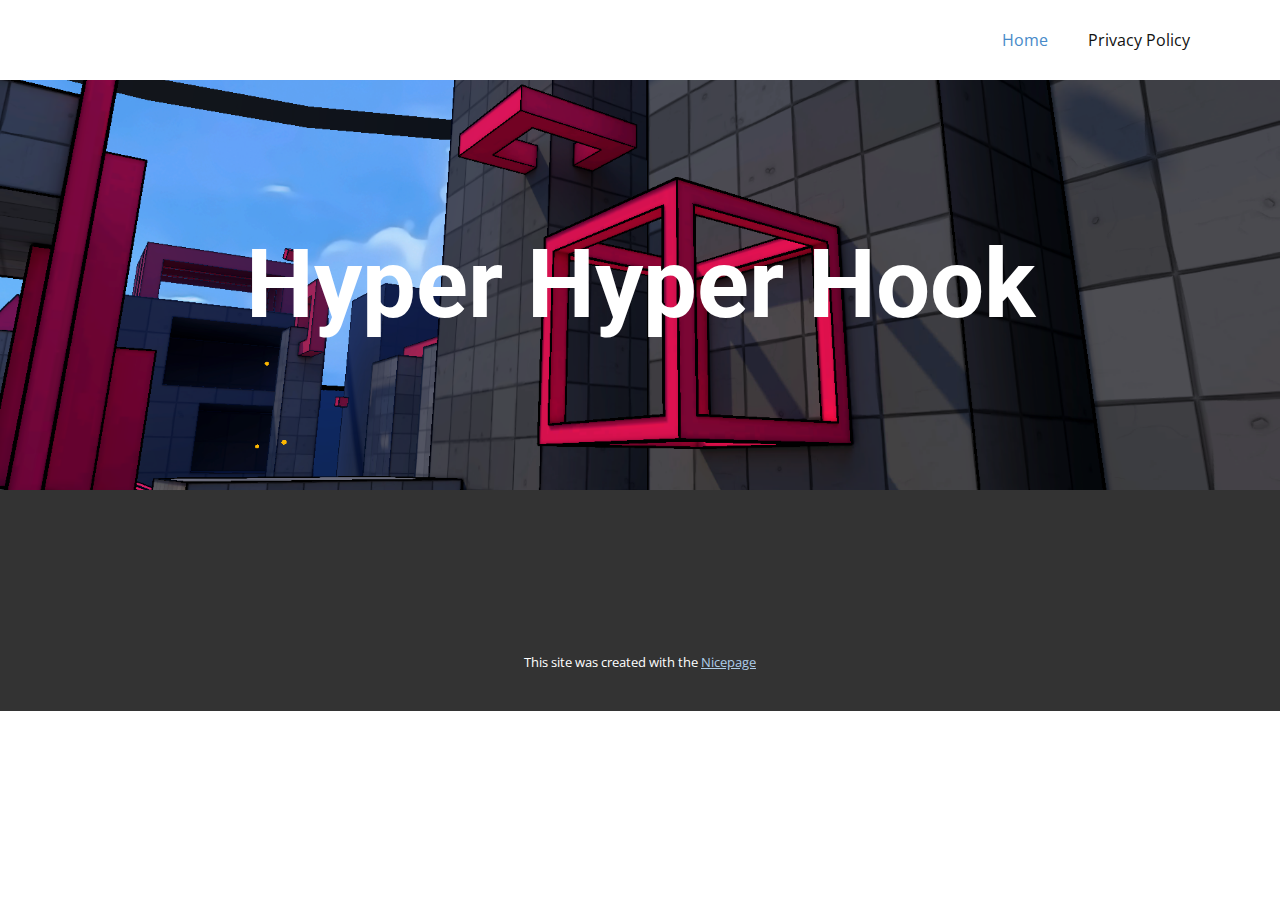
<file: index.html>
<!DOCTYPE html>
<html style="font-size: 16px;" lang="en"><head>
    <meta name="viewport" content="width=device-width, initial-scale=1.0">
    <meta charset="utf-8">
    <meta name="keywords" content="Hyper Hyper Hook​">
    <meta name="description" content="">
    <title>Home</title>
    <link rel="stylesheet" href="nicepage.css" media="screen">
<link rel="stylesheet" href="index.css" media="screen">
    <script class="u-script" type="text/javascript" src="jquery.js" defer=""></script>
    <script class="u-script" type="text/javascript" src="nicepage.js" defer=""></script>
    <meta name="generator" content="Nicepage 7.5.2, nicepage.com">
    
    
    
    <link id="u-theme-google-font" rel="stylesheet" href="https://fonts.googleapis.com/css?family=Roboto:100,100i,300,300i,400,400i,500,500i,700,700i,900,900i|Open+Sans:300,300i,400,400i,500,500i,600,600i,700,700i,800,800i">
    <script type="application/ld+json">{
		"@context": "http://schema.org",
		"@type": "Organization",
		"name": ""
}</script>
    <meta name="theme-color" content="#478ac9">
    <meta property="og:title" content="Home">
    <meta property="og:type" content="website">
  <meta data-intl-tel-input-cdn-path="intlTelInput/"></head>
  <body data-home-page="Home.html" data-home-page-title="Home" data-path-to-root="./" data-include-products="false" class="u-body u-xl-mode" data-lang="en"><header class="u-clearfix u-header u-header" id="header"><div class="u-clearfix u-sheet u-sheet-1">
        <nav class="u-menu u-menu-one-level u-offcanvas u-menu-1">
          <div class="menu-collapse" style="font-size: 1rem; letter-spacing: 0px;">
            <a class="u-button-style u-custom-left-right-menu-spacing u-custom-padding-bottom u-custom-top-bottom-menu-spacing u-hamburger-link u-nav-link u-text-active-palette-1-base u-text-hover-palette-2-base" href="#">
              <svg class="u-svg-link" viewBox="0 0 24 24"><use xlink:href="#menu-hamburger"></use></svg>
              <svg class="u-svg-content" version="1.1" id="menu-hamburger" viewBox="0 0 16 16" x="0px" y="0px" xmlns:xlink="http://www.w3.org/1999/xlink" xmlns="http://www.w3.org/2000/svg"><g><rect y="1" width="16" height="2"></rect><rect y="7" width="16" height="2"></rect><rect y="13" width="16" height="2"></rect>
</g></svg>
            </a>
          </div>
          <div class="u-custom-menu u-nav-container">
            <ul class="u-nav u-unstyled u-nav-1"><li class="u-nav-item"><a class="u-button-style u-nav-link u-text-active-palette-1-base u-text-hover-palette-2-base" href="./" style="padding: 10px 20px;">Home</a>
</li><li class="u-nav-item"><a class="u-button-style u-nav-link u-text-active-palette-1-base u-text-hover-palette-2-base" href="Privacy-Policy.html" style="padding: 10px 20px;">Privacy Policy</a>
</li></ul>
          </div>
          <div class="u-custom-menu u-nav-container-collapse">
            <div class="u-black u-container-style u-inner-container-layout u-opacity u-opacity-95 u-sidenav">
              <div class="u-inner-container-layout u-sidenav-overflow">
                <div class="u-menu-close"></div>
                <ul class="u-align-center u-nav u-popupmenu-items u-unstyled u-nav-2"><li class="u-nav-item"><a class="u-button-style u-nav-link" href="./">Home</a>
</li><li class="u-nav-item"><a class="u-button-style u-nav-link" href="Privacy-Policy.html">Privacy Policy</a>
</li></ul>
              </div>
            </div>
            <div class="u-black u-menu-overlay u-opacity u-opacity-70"></div>
          </div>
        </nav>
      </div></header>
    <section class="u-clearfix u-image u-section-1" id="block-1" data-image-width="1858" data-image-height="1230">
      <div class="u-clearfix u-sheet u-valign-middle u-sheet-1">
        <h1 class="u-text u-text-body-alt-color u-text-default u-title u-text-1">Hyper Hyper Hook <br>
        </h1>
      </div>
    </section>
    
    
    
    <footer class="u-align-center u-clearfix u-container-align-center u-footer u-grey-80 u-footer" id="footer"><div class="u-clearfix u-sheet u-sheet-1"></div></footer>
    <section class="u-backlink u-clearfix u-grey-80">
      <p class="u-text">
        <span>This site was created with the </span>
        <a class="u-link" href="https://nicepage.com/" target="_blank" rel="nofollow">
          <span>Nicepage</span>
        </a>
      </p>
    </section>
  
</body></html>
</file>
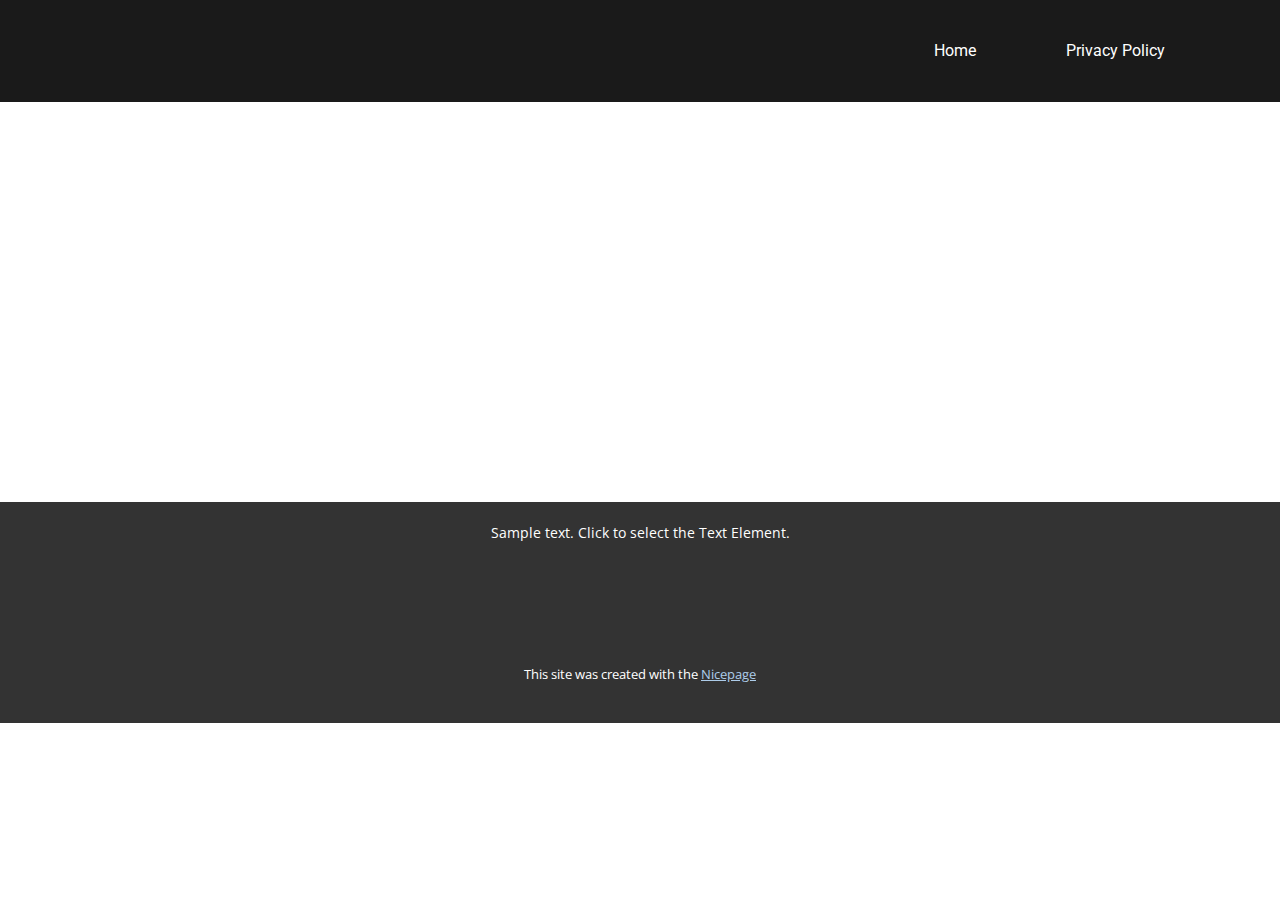
<file: About.html>
<!DOCTYPE html>
<html style="font-size: 16px;" lang="en"><head>
    <meta name="viewport" content="width=device-width, initial-scale=1.0">
    <meta charset="utf-8">
    <meta name="keywords" content="">
    <meta name="description" content="">
    <title>About</title>
    <link rel="stylesheet" href="nicepage.css" media="screen">
<link rel="stylesheet" href="About.css" media="screen">
    <script class="u-script" type="text/javascript" src="jquery-1.9.1.min.js" defer=""></script>
    <script class="u-script" type="text/javascript" src="nicepage.js" defer=""></script>
    <meta name="generator" content="Nicepage 6.12.1, nicepage.com">
    <link id="u-theme-google-font" rel="stylesheet" href="https://fonts.googleapis.com/css?family=Roboto:100,100i,300,300i,400,400i,500,500i,700,700i,900,900i|Open+Sans:300,300i,400,400i,500,500i,600,600i,700,700i,800,800i">
    
    
    
    <script type="application/ld+json">{
		"@context": "http://schema.org",
		"@type": "Organization",
		"name": ""
}</script>
    <meta name="theme-color" content="#478ac9">
    <meta property="og:title" content="About">
    <meta property="og:type" content="website">
  <meta data-intl-tel-input-cdn-path="intlTelInput/"></head>
  <body data-path-to-root="./" data-include-products="false" class="u-body u-xl-mode" data-lang="en"><header class="u-clearfix u-grey-90 u-header u-header" id="sec-255a"><div class="u-clearfix u-sheet u-sheet-1">
        <nav class="u-menu u-menu-one-level u-offcanvas u-menu-1">
          <div class="menu-collapse" style="font-size: 1.875rem; letter-spacing: 0px; font-weight: 700;">
            <a class="u-button-style u-custom-left-right-menu-spacing u-custom-padding-bottom u-custom-top-bottom-menu-spacing u-nav-link u-text-active-palette-1-base u-text-hover-palette-2-base" href="#">
              <svg class="u-svg-link" viewBox="0 0 24 24"><use xlink:href="#menu-hamburger"></use></svg>
              <svg class="u-svg-content" version="1.1" id="menu-hamburger" viewBox="0 0 16 16" x="0px" y="0px" xmlns:xlink="http://www.w3.org/1999/xlink" xmlns="http://www.w3.org/2000/svg"><g><rect y="1" width="16" height="2"></rect><rect y="7" width="16" height="2"></rect><rect y="13" width="16" height="2"></rect>
</g></svg>
            </a>
          </div>
          <div class="u-custom-menu u-nav-container">
            <ul class="u-custom-font u-heading-font u-nav u-unstyled u-nav-1"><li class="u-nav-item"><a class="u-button-style u-nav-link u-text-active-palette-1-base u-text-hover-palette-2-base" href="Home.html" style="padding: 21px 45px;">Home</a>
</li><li class="u-nav-item"><a class="u-button-style u-nav-link u-text-active-palette-1-base u-text-hover-palette-2-base" href="Privacy-Policy.html" style="padding: 21px 45px;">Privacy Policy</a>
</li></ul>
          </div>
          <div class="u-custom-menu u-nav-container-collapse">
            <div class="u-black u-container-style u-inner-container-layout u-opacity u-opacity-95 u-sidenav">
              <div class="u-inner-container-layout u-sidenav-overflow">
                <div class="u-menu-close"></div>
                <ul class="u-align-center u-nav u-popupmenu-items u-unstyled u-nav-2"><li class="u-nav-item"><a class="u-button-style u-nav-link" href="Home.html">Home</a>
</li><li class="u-nav-item"><a class="u-button-style u-nav-link" href="Privacy-Policy.html">Privacy Policy</a>
</li></ul>
              </div>
            </div>
            <div class="u-black u-menu-overlay u-opacity u-opacity-70"></div>
          </div>
        </nav>
      </div></header>
    <section class="u-clearfix u-section-1" id="sec-31f0">
      <div class="u-clearfix u-sheet u-sheet-1"></div>
    </section>
    
    
    
    <footer class="u-align-center u-clearfix u-footer u-grey-80 u-footer" id="sec-e3b8"><div class="u-clearfix u-sheet u-sheet-1">
        <p class="u-small-text u-text u-text-variant u-text-1">Sample text. Click to select the Text Element.</p>
      </div></footer>
    <section class="u-backlink u-clearfix u-grey-80">
      <p class="u-text">
        <span>This site was created with the </span>
        <a class="u-link" href="https://nicepage.com/" target="_blank" rel="nofollow">
          <span>Nicepage</span>
        </a>
      </p>
    </section>
  
</body></html>
</file>
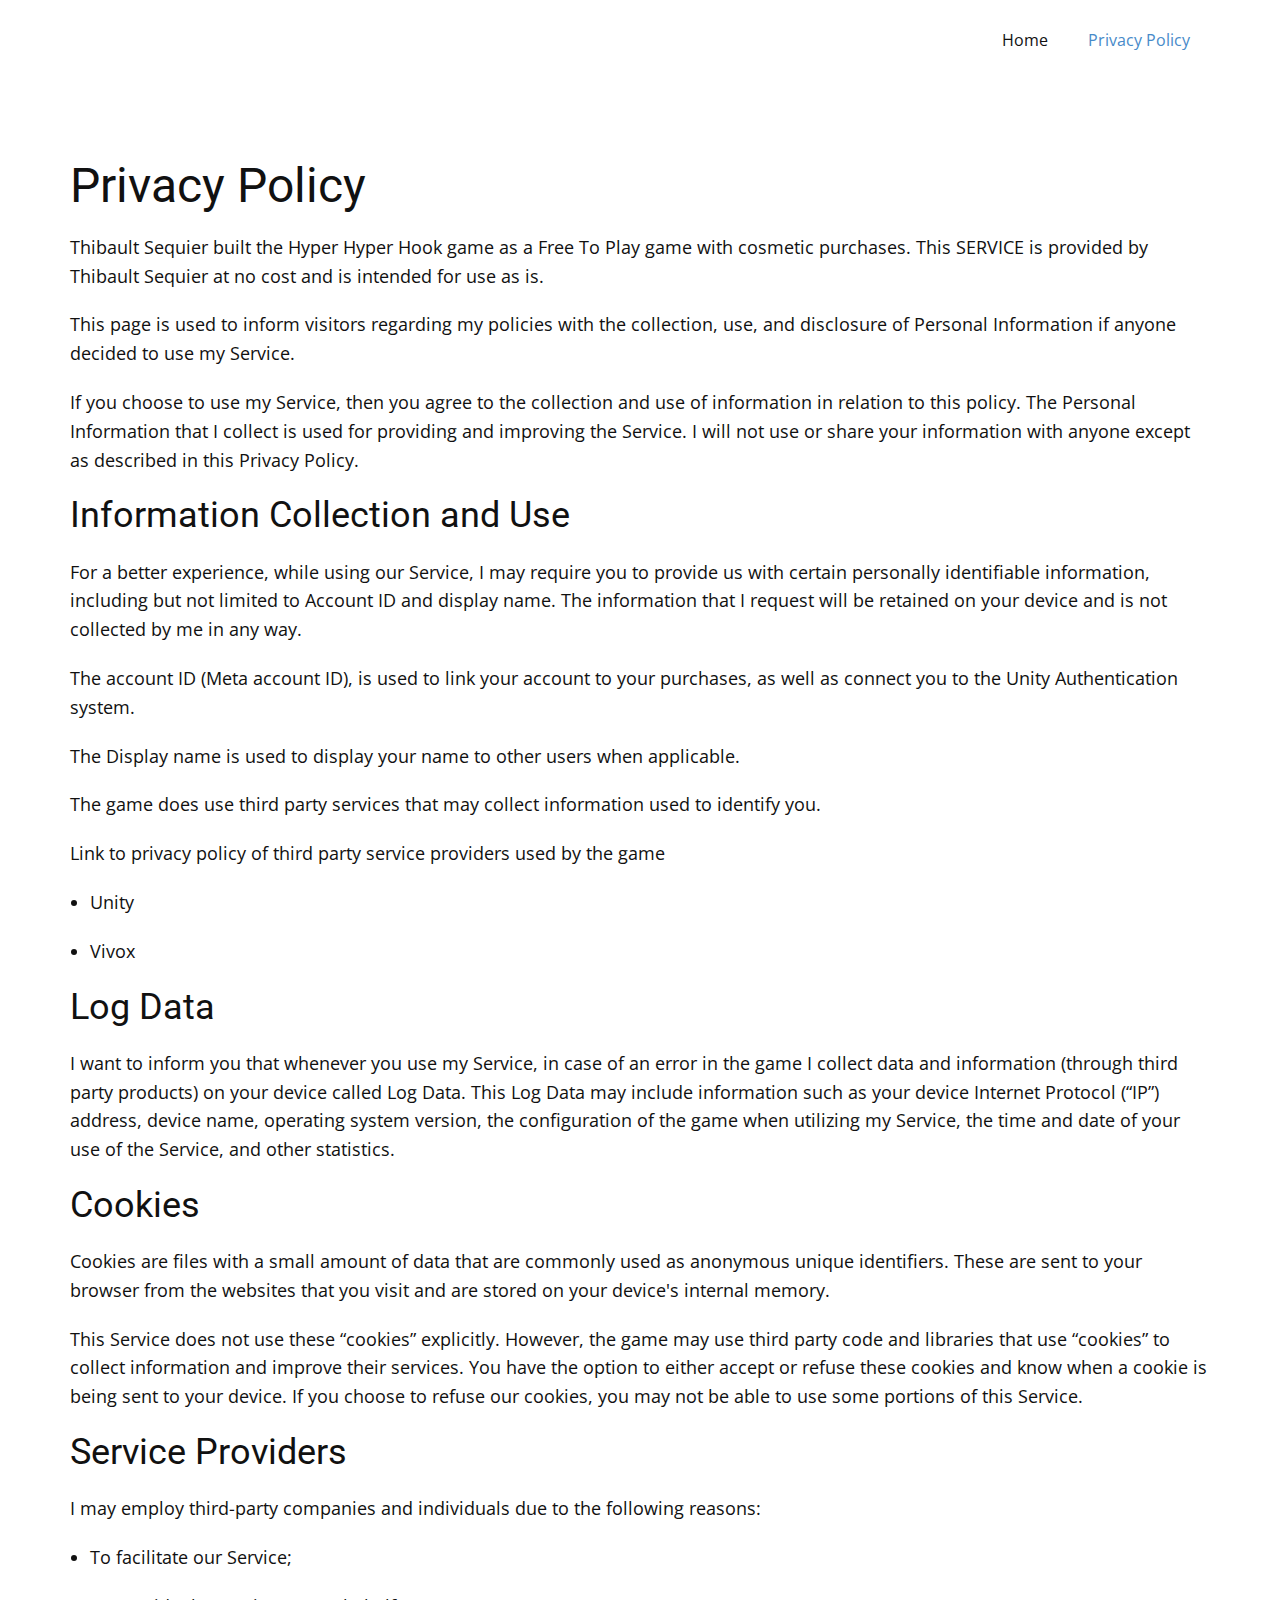
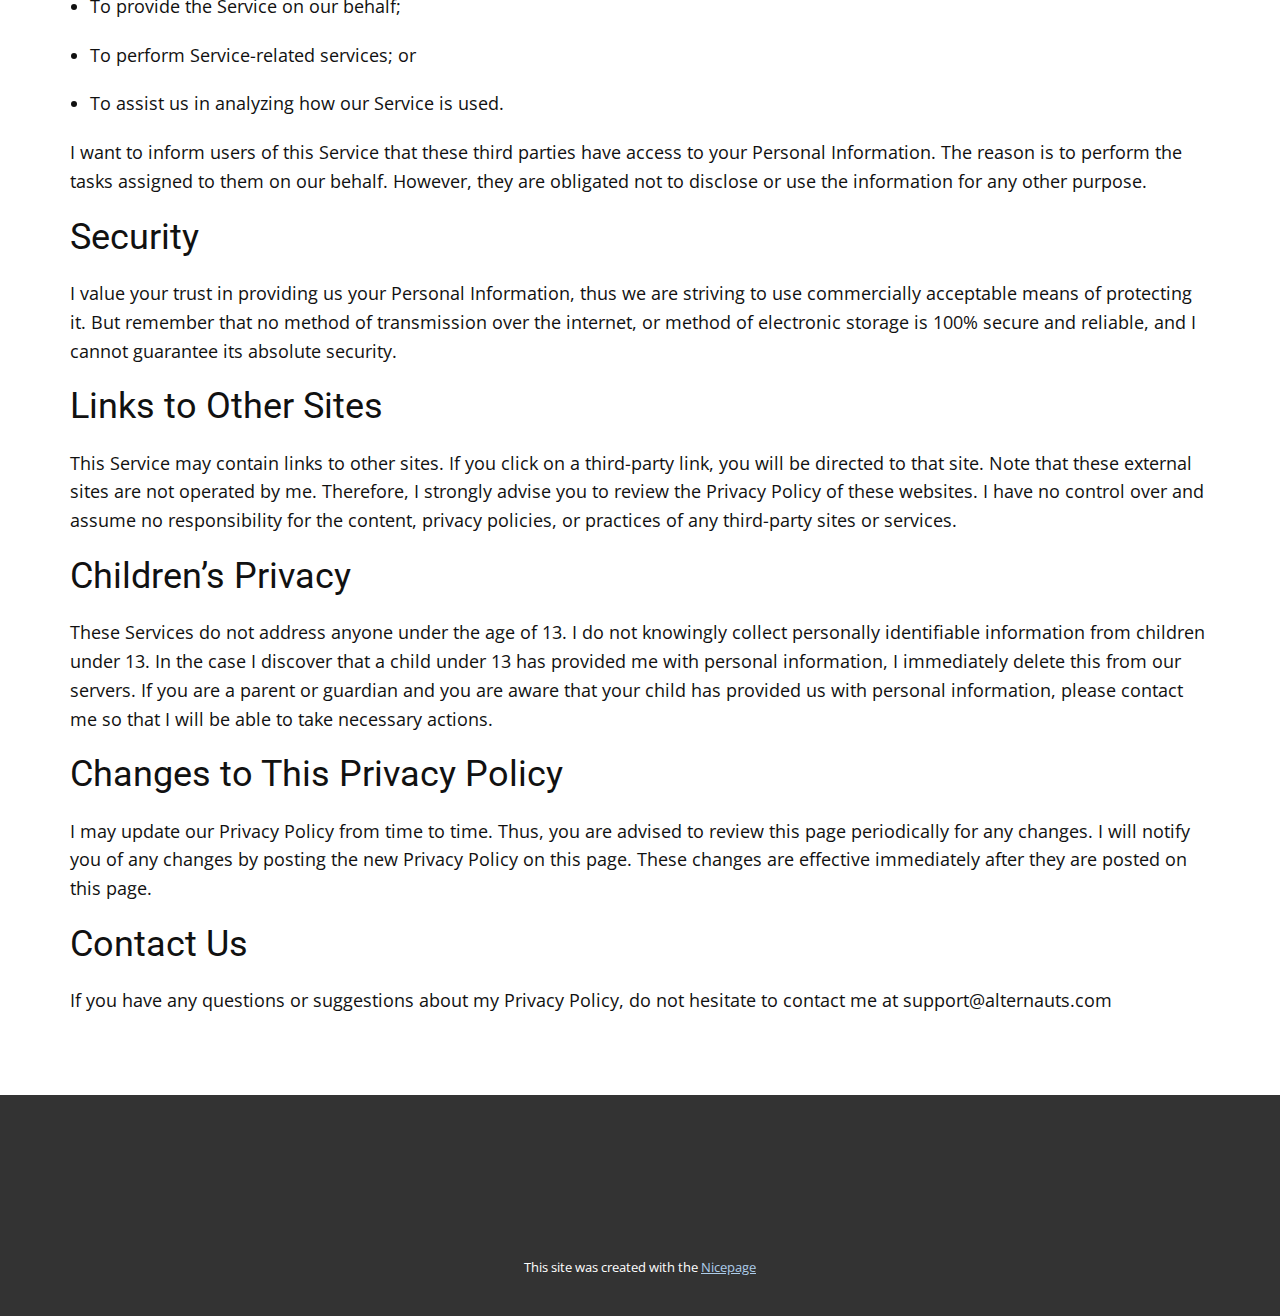
<file: Privacy-Policy.html>
<!DOCTYPE html>
<html style="font-size: 16px;" lang="en"><head>
    <meta name="viewport" content="width=device-width, initial-scale=1.0">
    <meta charset="utf-8">
    <meta name="keywords" content="Privacy Policy">
    <meta name="description" content="">
    <title>Privacy Policy</title>
    <link rel="stylesheet" href="nicepage.css" media="screen">
<link rel="stylesheet" href="Privacy-Policy.css" media="screen">
    <script class="u-script" type="text/javascript" src="jquery.js" defer=""></script>
    <script class="u-script" type="text/javascript" src="nicepage.js" defer=""></script>
    <meta name="generator" content="Nicepage 7.5.2, nicepage.com">
    
    
    
    <link id="u-theme-google-font" rel="stylesheet" href="https://fonts.googleapis.com/css?family=Roboto:100,100i,300,300i,400,400i,500,500i,700,700i,900,900i|Open+Sans:300,300i,400,400i,500,500i,600,600i,700,700i,800,800i">
    <script type="application/ld+json">{
		"@context": "http://schema.org",
		"@type": "Organization",
		"name": ""
}</script>
    <meta name="theme-color" content="#478ac9">
    <meta property="og:title" content="Privacy Policy">
    <meta property="og:type" content="website">
  <meta data-intl-tel-input-cdn-path="intlTelInput/"></head>
  <body data-path-to-root="./" data-include-products="false" class="u-body u-xl-mode" data-lang="en"><header class="u-clearfix u-header u-header" id="header"><div class="u-clearfix u-sheet u-sheet-1">
        <nav class="u-menu u-menu-one-level u-offcanvas u-menu-1">
          <div class="menu-collapse" style="font-size: 1rem; letter-spacing: 0px;">
            <a class="u-button-style u-custom-left-right-menu-spacing u-custom-padding-bottom u-custom-top-bottom-menu-spacing u-hamburger-link u-nav-link u-text-active-palette-1-base u-text-hover-palette-2-base" href="#">
              <svg class="u-svg-link" viewBox="0 0 24 24"><use xlink:href="#menu-hamburger"></use></svg>
              <svg class="u-svg-content" version="1.1" id="menu-hamburger" viewBox="0 0 16 16" x="0px" y="0px" xmlns:xlink="http://www.w3.org/1999/xlink" xmlns="http://www.w3.org/2000/svg"><g><rect y="1" width="16" height="2"></rect><rect y="7" width="16" height="2"></rect><rect y="13" width="16" height="2"></rect>
</g></svg>
            </a>
          </div>
          <div class="u-custom-menu u-nav-container">
            <ul class="u-nav u-unstyled u-nav-1"><li class="u-nav-item"><a class="u-button-style u-nav-link u-text-active-palette-1-base u-text-hover-palette-2-base" href="./" style="padding: 10px 20px;">Home</a>
</li><li class="u-nav-item"><a class="u-button-style u-nav-link u-text-active-palette-1-base u-text-hover-palette-2-base" href="Privacy-Policy.html" style="padding: 10px 20px;">Privacy Policy</a>
</li></ul>
          </div>
          <div class="u-custom-menu u-nav-container-collapse">
            <div class="u-black u-container-style u-inner-container-layout u-opacity u-opacity-95 u-sidenav">
              <div class="u-inner-container-layout u-sidenav-overflow">
                <div class="u-menu-close"></div>
                <ul class="u-align-center u-nav u-popupmenu-items u-unstyled u-nav-2"><li class="u-nav-item"><a class="u-button-style u-nav-link" href="./">Home</a>
</li><li class="u-nav-item"><a class="u-button-style u-nav-link" href="Privacy-Policy.html">Privacy Policy</a>
</li></ul>
              </div>
            </div>
            <div class="u-black u-menu-overlay u-opacity u-opacity-70"></div>
          </div>
        </nav>
      </div></header>
    <section class="u-align-left u-clearfix u-container-align-left u-section-1" id="block-3">
      <div class="u-clearfix u-sheet u-valign-middle u-sheet-1">
        <div class="fr-view u-clearfix u-rich-text u-text u-text-1">
          <h2 dir="ltr" id="isPasted">Privacy Policy</h2>
          <p dir="ltr">Thibault Sequier built the Hyper Hyper Hook game as a Free To Play game with cosmetic purchases. This SERVICE is provided by Thibault Sequier at no cost and is intended for use as is.</p>
          <p dir="ltr">This page is used to inform visitors regarding my policies with the collection, use, and disclosure of Personal Information if anyone decided to use my Service.</p>
          <p dir="ltr">If you choose to use my Service, then you agree to the collection and use of information in relation to this policy. The Personal Information that I collect is used for providing and improving the Service. I will not use or share your information with anyone except as described in this Privacy Policy.</p>
          <h3 dir="ltr">Information Collection and Use</h3>
          <p dir="ltr">For a better experience, while using our Service, I may require you to provide us with certain personally identifiable information, including but not limited to Account ID and display name. The information that I request will be retained on your device and is not collected by me in any way.</p>
          <p dir="ltr">The account ID (Meta account ID), is used to link your account to your purchases, as well as connect you to the Unity Authentication system.</p>
          <p dir="ltr">The Display name is used to display your name to other users when applicable.</p>
          <p dir="ltr">The game does use third party services that may collect information used to identify you.</p>
          <p dir="ltr">Link to privacy policy of third party service providers used by the game</p>
          <ul>
            <li dir="ltr">
              <p dir="ltr">
                <a href="https://unity3d.com/legal/privacy-policy">Unity</a>&nbsp;
              </p>
            </li>
            <li dir="ltr">
              <p dir="ltr">
                <a href="https://docs.vivox.com/v5/general/unity/15_1_210000/en-us/Unity/privacy-overview.htm">Vivox</a>
              </p>
            </li>
          </ul>
          <h3 dir="ltr">Log Data</h3>
          <p dir="ltr">I want to inform you that whenever you use my Service, in case of an error in the game I collect data and information (through third party products) on your device called Log Data. This Log Data may include information such as your device Internet Protocol (“IP”) address, device name, operating system version, the configuration of the game when utilizing my Service, the time and date of your use of the Service, and other statistics.</p>
          <h3 dir="ltr">Cookies</h3>
          <p dir="ltr">Cookies are files with a small amount of data that are commonly used as anonymous unique identifiers. These are sent to your browser from the websites that you visit and are stored on your device's internal memory.</p>
          <p dir="ltr">This Service does not use these “cookies” explicitly. However, the game may use third party code and libraries that use “cookies” to collect information and improve their services. You have the option to either accept or refuse these cookies and know when a cookie is being sent to your device. If you choose to refuse our cookies, you may not be able to use some portions of this Service.</p>
          <h3 dir="ltr">Service Providers</h3>
          <p dir="ltr">I may employ third-party companies and individuals due to the following reasons:</p>
          <ul>
            <li dir="ltr">
              <p dir="ltr">To facilitate our Service;</p>
            </li>
            <li dir="ltr">
              <p dir="ltr">To provide the Service on our behalf;</p>
            </li>
            <li dir="ltr">
              <p dir="ltr">To perform Service-related services; or</p>
            </li>
            <li dir="ltr">
              <p dir="ltr">To assist us in analyzing how our Service is used.</p>
            </li>
          </ul>
          <p dir="ltr">I want to inform users of this Service that these third parties have access to your Personal Information. The reason is to perform the tasks assigned to them on our behalf. However, they are obligated not to disclose or use the information for any other purpose.</p>
          <h3 dir="ltr">Security</h3>
          <p dir="ltr">I value your trust in providing us your Personal Information, thus we are striving to use commercially acceptable means of protecting it. But remember that no method of transmission over the internet, or method of electronic storage is 100% secure and reliable, and I cannot guarantee its absolute security.</p>
          <h3 dir="ltr">Links to Other Sites</h3>
          <p dir="ltr">This Service may contain links to other sites. If you click on a third-party link, you will be directed to that site. Note that these external sites are not operated by me. Therefore, I strongly advise you to review the Privacy Policy of these websites. I have no control over and assume no responsibility for the content, privacy policies, or practices of any third-party sites or services.</p>
          <h3 dir="ltr">Children’s Privacy</h3>
          <p dir="ltr">These Services do not address anyone under the age of 13. I do not knowingly collect personally identifiable information from children under 13. In the case I discover that a child under 13 has provided me with personal information, I immediately delete this from our servers. If you are a parent or guardian and you are aware that your child has provided us with personal information, please contact me so that I will be able to take necessary actions.</p>
          <h3 dir="ltr">Changes to This Privacy Policy</h3>
          <p dir="ltr">I may update our Privacy Policy from time to time. Thus, you are advised to review this page periodically for any changes. I will notify you of any changes by posting the new Privacy Policy on this page. These changes are effective immediately after they are posted on this page.</p>
          <h3 dir="ltr">Contact Us</h3>
          <p dir="ltr">If you have any questions or suggestions about my Privacy Policy, do not hesitate to contact me at support@alternauts.com</p>
        </div>
      </div>
    </section>
    
    
    
    <footer class="u-align-center u-clearfix u-container-align-center u-footer u-grey-80 u-footer" id="footer"><div class="u-clearfix u-sheet u-sheet-1"></div></footer>
    <section class="u-backlink u-clearfix u-grey-80">
      <p class="u-text">
        <span>This site was created with the </span>
        <a class="u-link" href="https://nicepage.com/" target="_blank" rel="nofollow">
          <span>Nicepage</span>
        </a>
      </p>
    </section>
  
</body></html>
</file>
